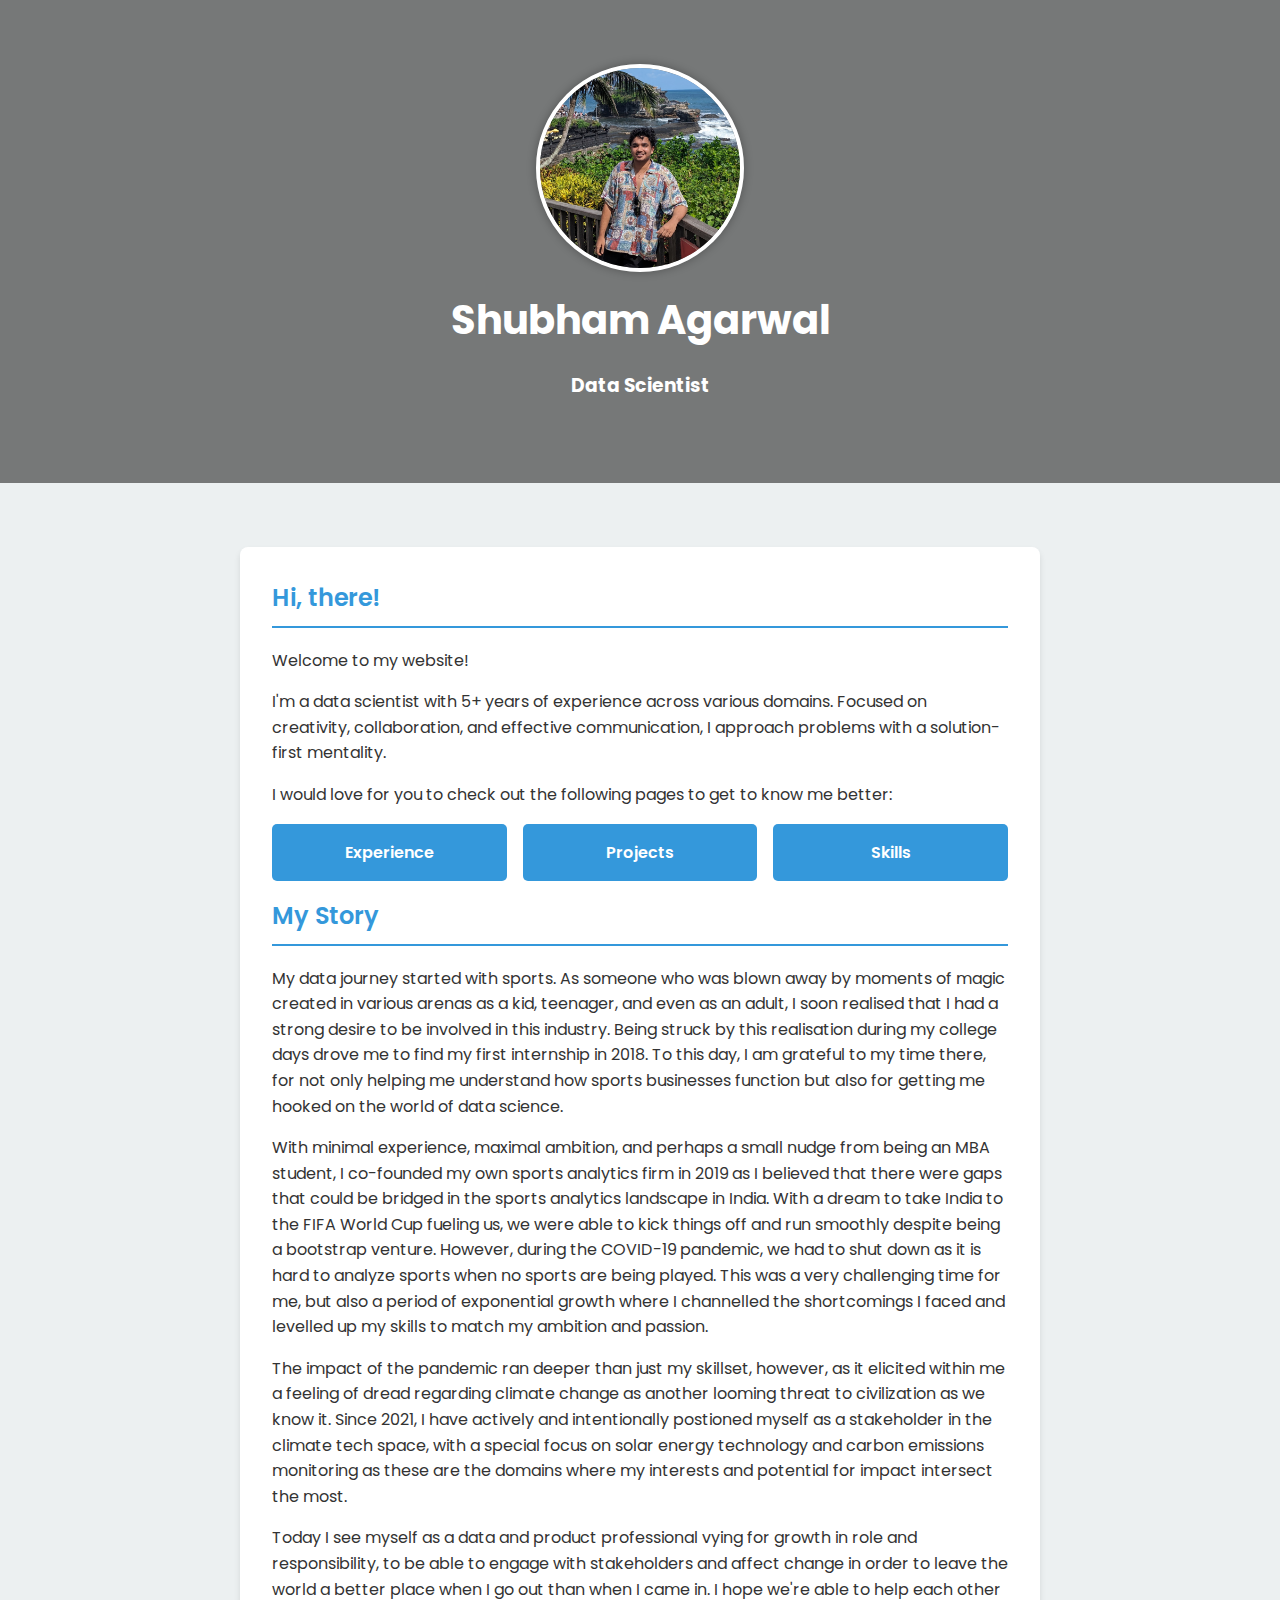
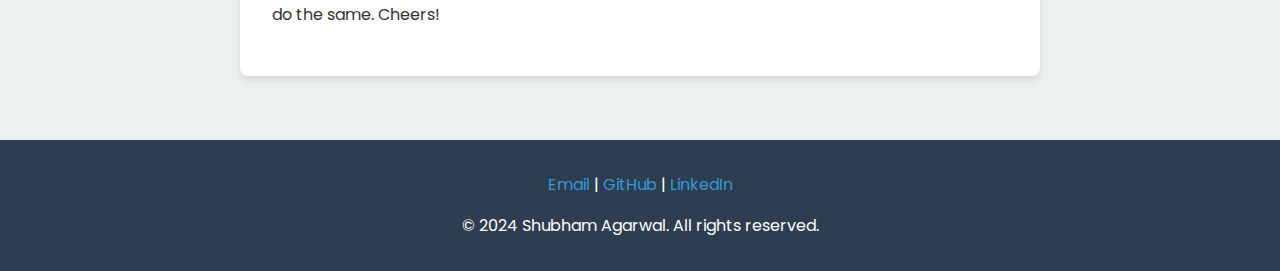
<file: index.html>
<!DOCTYPE html>
<html lang="en">
<head>
    <meta charset="UTF-8">
    <meta name="viewport" content="width=device-width, initial-scale=1.0">
    <title>Shubham Agarwal - Portfolio</title>
    <link href="https://fonts.googleapis.com/css2?family=Poppins:wght@300;400;600;700&display=swap" rel="stylesheet">
    <link rel="stylesheet" href="styles.css">
    <style>
        .profile-pic {
            width: 200px;
            height: 200px;
            border-radius: 50%;
            margin: 0 auto 1rem;
            display: block;
            border: 4px solid white;
            box-shadow: 0 0 10px rgba(0,0,0,0.3);
        }
        .sections {
            display: grid;
            grid-template-columns: repeat(auto-fit, minmax(200px, 1fr));
            gap: 1rem;
        }
        .section-link {
            display: block;
            padding: 1rem;
            background-color: var(--primary-color);
            color: white;
            text-decoration: none;
            border-radius: 5px;
            transition: background-color 0.3s, transform 0.3s;
            text-align: center;
            font-weight: 600;
        }
        .section-link:hover {
            background-color: var(--secondary-color);
            transform: translateY(-5px);
        }
    </style>
</head>
<body>
    <header>
        <img src="assets/profile-pic.jpg" alt="Shubham Agarwal" class="profile-pic">
        <h1>Shubham Agarwal</h1>
        <h3>Data Scientist</h3>
    </header>
    <!-- <nav>
        <ul>
            <li><a href="index.html">Home</a></li>
            <li><a href="experience.html">Experience</a></li>
            <li><a href="education.html">Education</a></li>
            <li><a href="projects.html">Projects</a></li>
            <li><a href="skills.html">Skills</a></li>
        </ul>
    </nav> -->
    <div class="container">
        <div class="content">
            <h2>Hi, there!</h2>
            <p>Welcome to my website! </p>
            <p>I'm a data scientist with 5+ years of experience across various domains. Focused on creativity, collaboration, and effective communication, I approach problems with a solution-first mentality. </p> 
            <p>I would love for you to check out the following pages to get to know me better:</p>
            <div class="sections">
                <a href="experience.html" class="section-link">Experience</a>
                <!-- <a href="education.html" class="section-link">Education</a> -->
                <a href="projects.html" class="section-link">Projects</a>
                <a href="skills.html" class="section-link">Skills</a>
            </div>
            <p></p>
            <h2>My Story</h2>
            <p>My data journey started with sports. As someone who was blown away by moments of magic created in various arenas as a kid, teenager, and even as an adult, I soon realised that I had a strong desire to be involved in this industry. Being struck by this realisation during my college days drove me to find my first internship in 2018. To this day, I am grateful to my time there, for not only helping me understand how sports businesses function but also for getting me hooked on the world of data science.</p>
            <p>With minimal experience, maximal ambition, and perhaps a small nudge from being an MBA student, I co-founded my own sports analytics firm in 2019 as I believed that there were gaps that could be bridged in the sports analytics landscape in India. With a dream to take India to the FIFA World Cup fueling us, we were able to kick things off and run smoothly despite being a bootstrap venture. However, during the COVID-19 pandemic, we had to shut down as it is hard to analyze sports when no sports are being played. This was a very challenging time for me, but also a period of exponential growth where I channelled the shortcomings I faced and levelled up my skills to match my ambition and passion.</p>
            <p>The impact of the pandemic ran deeper than just my skillset, however, as it elicited within me a feeling of dread regarding climate change as another looming threat to civilization as we know it. Since 2021, I have actively and intentionally postioned myself as a stakeholder in the climate tech space, with a special focus on solar energy technology and carbon emissions monitoring as these are the domains where my interests and potential for impact intersect the most.</p>
            <p>Today I see myself as a data and product professional vying for growth in role and responsibility, to be able to engage with stakeholders and affect change in order to leave the world a better place when I go out than when I came in. I hope we're able to help each other do the same. Cheers!</p>

        </div>
    </div>
    <footer>
        <p>
            <a href="mailto:agarwalsshubham0@gmail.com">Email</a> |
            <a href="https://github.com/statxsphere">GitHub</a> |
            <a href="https://linkedin.com/in/shubham0agarwal">LinkedIn</a>
        </p>
        <p>&copy; 2024 Shubham Agarwal. All rights reserved.</p>
    </footer>
</body>
</html>
</file>
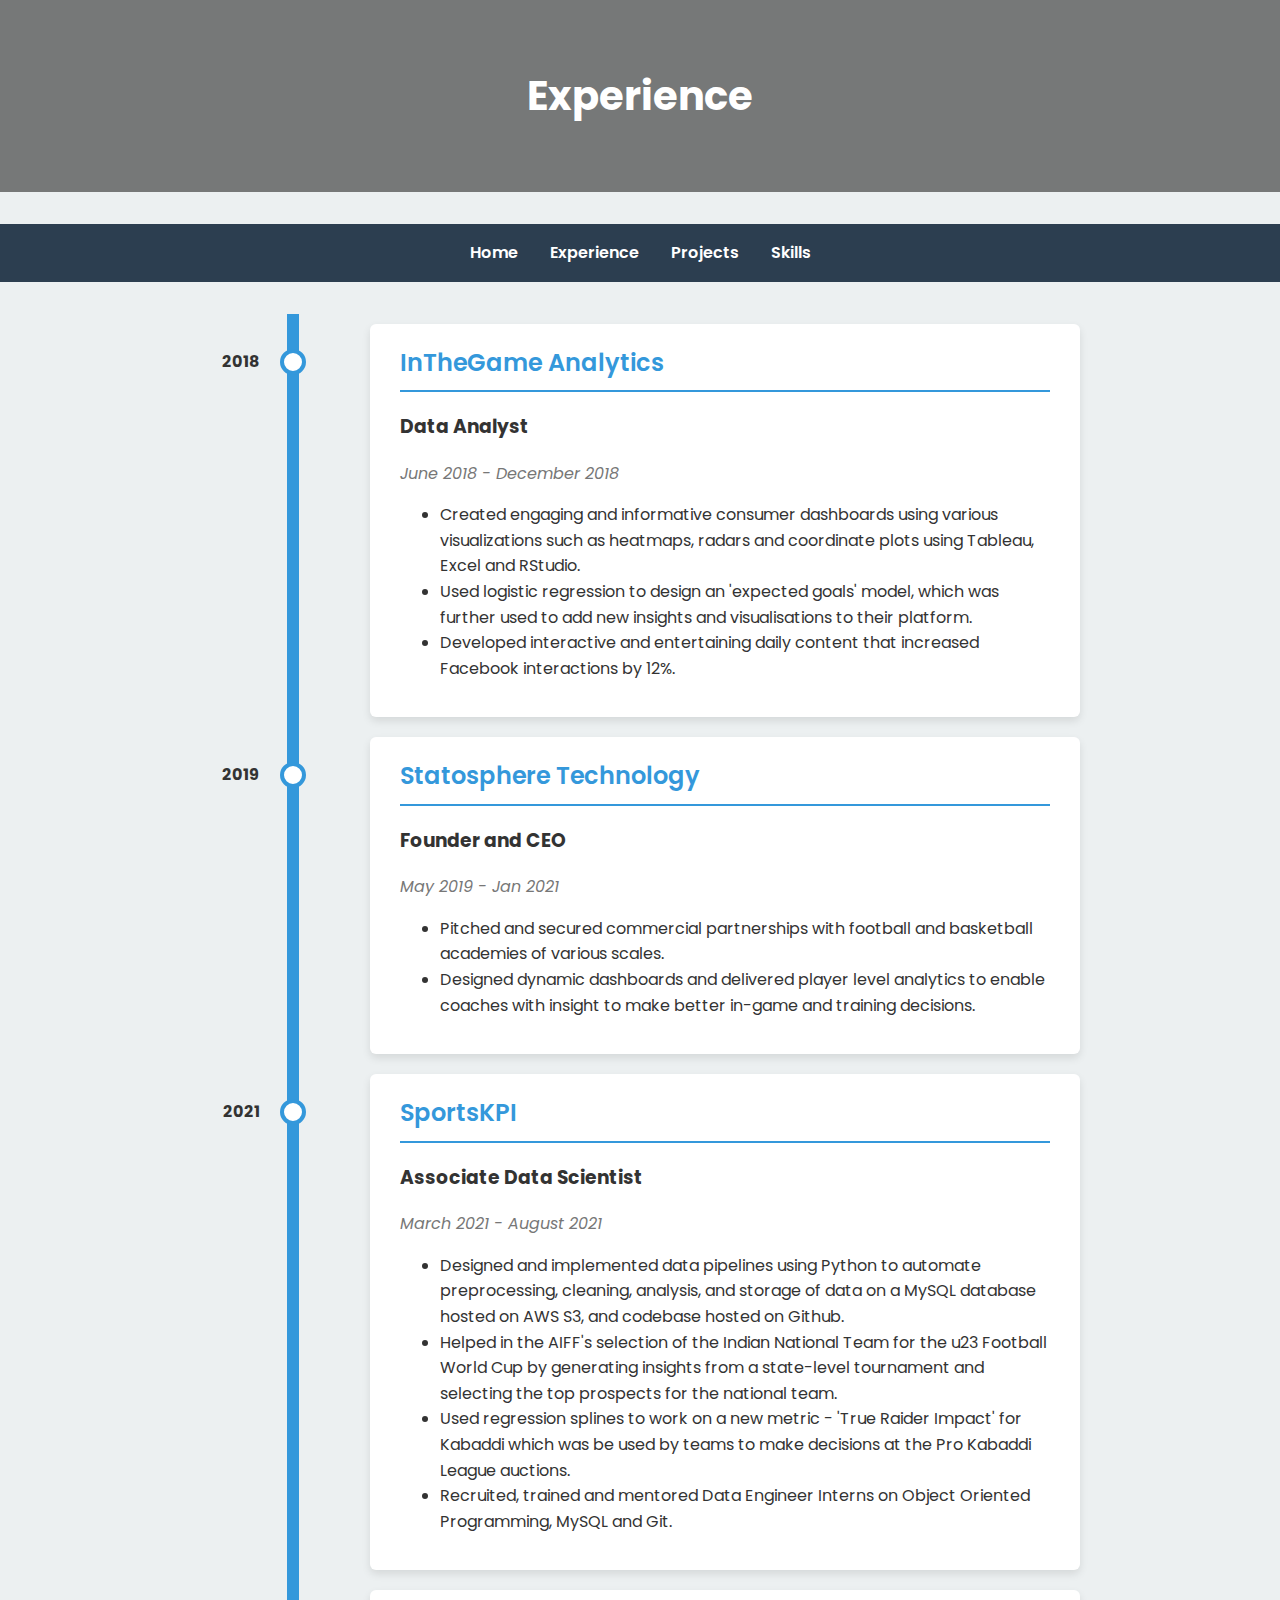
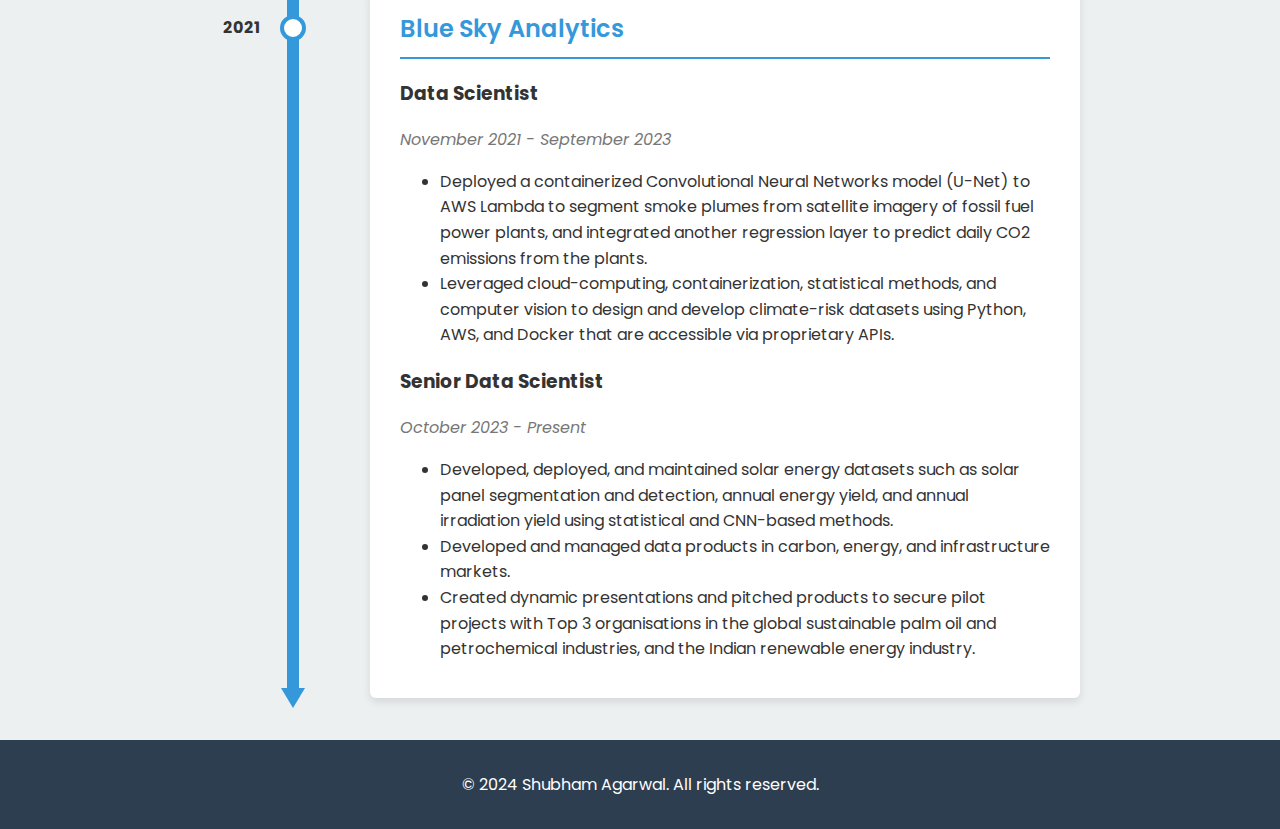
<file: experience.html>
<!DOCTYPE html>
<html lang="en">
<head>
    <meta charset="UTF-8">
    <meta name="viewport" content="width=device-width, initial-scale=1.0">
    <title>Shubham Agarwal - Experience</title>
    <link href="https://fonts.googleapis.com/css2?family=Poppins:wght@300;400;600;700&display=swap" rel="stylesheet">
    <link rel="stylesheet" href="styles.css">
    <style>
        .timeline {
            position: relative;
            max-width: 1200px;
            margin: 0 auto;
        }

        .timeline::after {
            content: '';
            position: absolute;
            width: 12px;
            background-color: var(--primary-color);
            top: 0;
            bottom: 20px; /* Leave space for the arrow */
            left: 50px;
            margin-left: -3px;
        }

        .timeline::before {
            content: '';
            position: absolute;
            left: 50px;
            bottom: 0;
            width: 0;
            height: 0;
            border-left: 12px solid transparent;
            border-right: 12px solid transparent;
            border-top: 20px solid var(--primary-color);
            margin-left: -9px; /* Align the arrow with the line */
        }

        .timeline-item {
            padding: 10px 40px;
            position: relative;
            background-color: inherit;
            width: calc(100% - 90px);
            left: 90px;
        }

        .timeline-item::before {
            content: attr(data-year); /* Add this to display the year */
            position: absolute;
            width: 80px;
            left: -150px; /* Adjust this value as needed */
            top: 35px;
            font-weight: bold;
            text-align: right;
        }

        .timeline-item::after {
            content: '';
            position: absolute;
            width: 18px;
            height: 18px;
            right: 0px;
            background-color: white;
            border: 4px solid var(--primary-color);
            top: 35px;
            border-radius: 50%;
            z-index: 1;
            left: -50px;
        }

        .timeline-content {
            padding: 20px 30px;
            background-color: white;
            position: relative;
            border-radius: 6px;
            box-shadow: 0 4px 8px rgba(0,0,0,0.1);
        }
    </style>
</head>
<body>
    <header>
        <h1>Experience</h1>
    </header>
    <nav>
        <ul>
            <li><a href="index.html">Home</a></li>
            <li><a href="experience.html">Experience</a></li>
            <li><a href="projects.html">Projects</a></li>
            <li><a href="skills.html">Skills</a></li>
        </ul>
    </nav>
    <div class="container">
        <div class="timeline">
            <div class="timeline-item" data-year="2018">
                <div class="timeline-content">
                    <h2>InTheGame Analytics</h2>
                    <h3>Data Analyst</h3>
                    <p class="date">June 2018 - December 2018</p>
                    <ul>
                        <li>Created engaging and informative consumer dashboards using various visualizations such as heatmaps, radars and coordinate plots using Tableau, Excel and RStudio.</li>
                        <li>Used logistic regression to design an 'expected goals' model, which was further used to add new insights and visualisations to their platform.</li>
                        <li>Developed interactive and entertaining daily content that increased Facebook interactions by 12%.</li>
                    </ul>
                </div>
            </div>
            <div class="timeline-item" data-year="2019">
                <div class="timeline-content">
                    <h2>Statosphere Technology</h2>
                    <h3>Founder and CEO</h3>
                    <p class="date">May 2019 - Jan 2021</p>
                    <ul>
                        <li>Pitched and secured commercial partnerships with football and basketball academies of various scales.</li>
                        <li>Designed dynamic dashboards and delivered player level analytics to enable coaches with insight to make better in-game and training decisions.</li>
                    </ul>
                </div>
            </div>
            <div class="timeline-item" data-year="2021">
                <div class="timeline-content">
                    <h2>SportsKPI</h2>
                    <h3>Associate Data Scientist</h3>
                    <p class="date">March 2021 - August 2021</p>
                    <ul>
                        <li>Designed and implemented data pipelines using Python to automate preprocessing, cleaning, analysis, and storage of data on a MySQL database hosted on AWS S3, and codebase hosted on Github.</li>
                        <li>Helped in the AIFF's selection of the Indian National Team for the u23 Football World Cup by generating insights from a state-level tournament and selecting the top prospects for the national team.</li>
                        <li>Used regression splines to work on a new metric - 'True Raider Impact' for Kabaddi which was be used by teams to make decisions at the Pro Kabaddi League auctions.</li>
                        <li>Recruited, trained and mentored Data Engineer Interns on Object Oriented Programming, MySQL and Git.</li>
                    </ul>
                </div>
            </div>
            <div class="timeline-item" data-year="2021">
                <div class="timeline-content">
                    <h2>Blue Sky Analytics</h2>
                    <h3>Data Scientist</h3>
                    <p class="date">November 2021 - September 2023</p>
                    <ul>
                        <li>Deployed a containerized Convolutional Neural Networks model (U-Net) to AWS Lambda to segment smoke plumes from satellite imagery of fossil fuel power plants, and integrated another regression layer to predict daily CO2 emissions from the plants.</li>
                        <li>Leveraged cloud-computing, containerization, statistical methods, and computer vision to design and develop climate-risk datasets using Python, AWS, and Docker that are accessible via proprietary APIs.</li>
                    </ul>
                    <h3>Senior Data Scientist</h3>
                    <p class="date">October 2023 - Present</p>
                    <ul>
                        <li>Developed, deployed, and maintained solar energy datasets such as solar panel segmentation and detection, annual energy yield, and annual irradiation yield using statistical and CNN-based methods.</li>
                        <li>Developed and managed data products in carbon, energy, and infrastructure markets.</li>
                        <li>Created dynamic presentations and pitched products to secure pilot projects with Top 3 organisations in the global sustainable palm oil and petrochemical industries, and the Indian renewable energy industry.</li>
                    </ul>
                <!-- </div>
            </div>
            <div class="timeline-item">
                <div class="timeline-content"> -->
                    <!-- <h2>Data Scientist</h2> -->
                    
                </div>
            </div>
        </div>
    </div>
    <footer>
        <p>&copy; 2024 Shubham Agarwal. All rights reserved.</p>
    </footer>
</body>
</html>
</file>
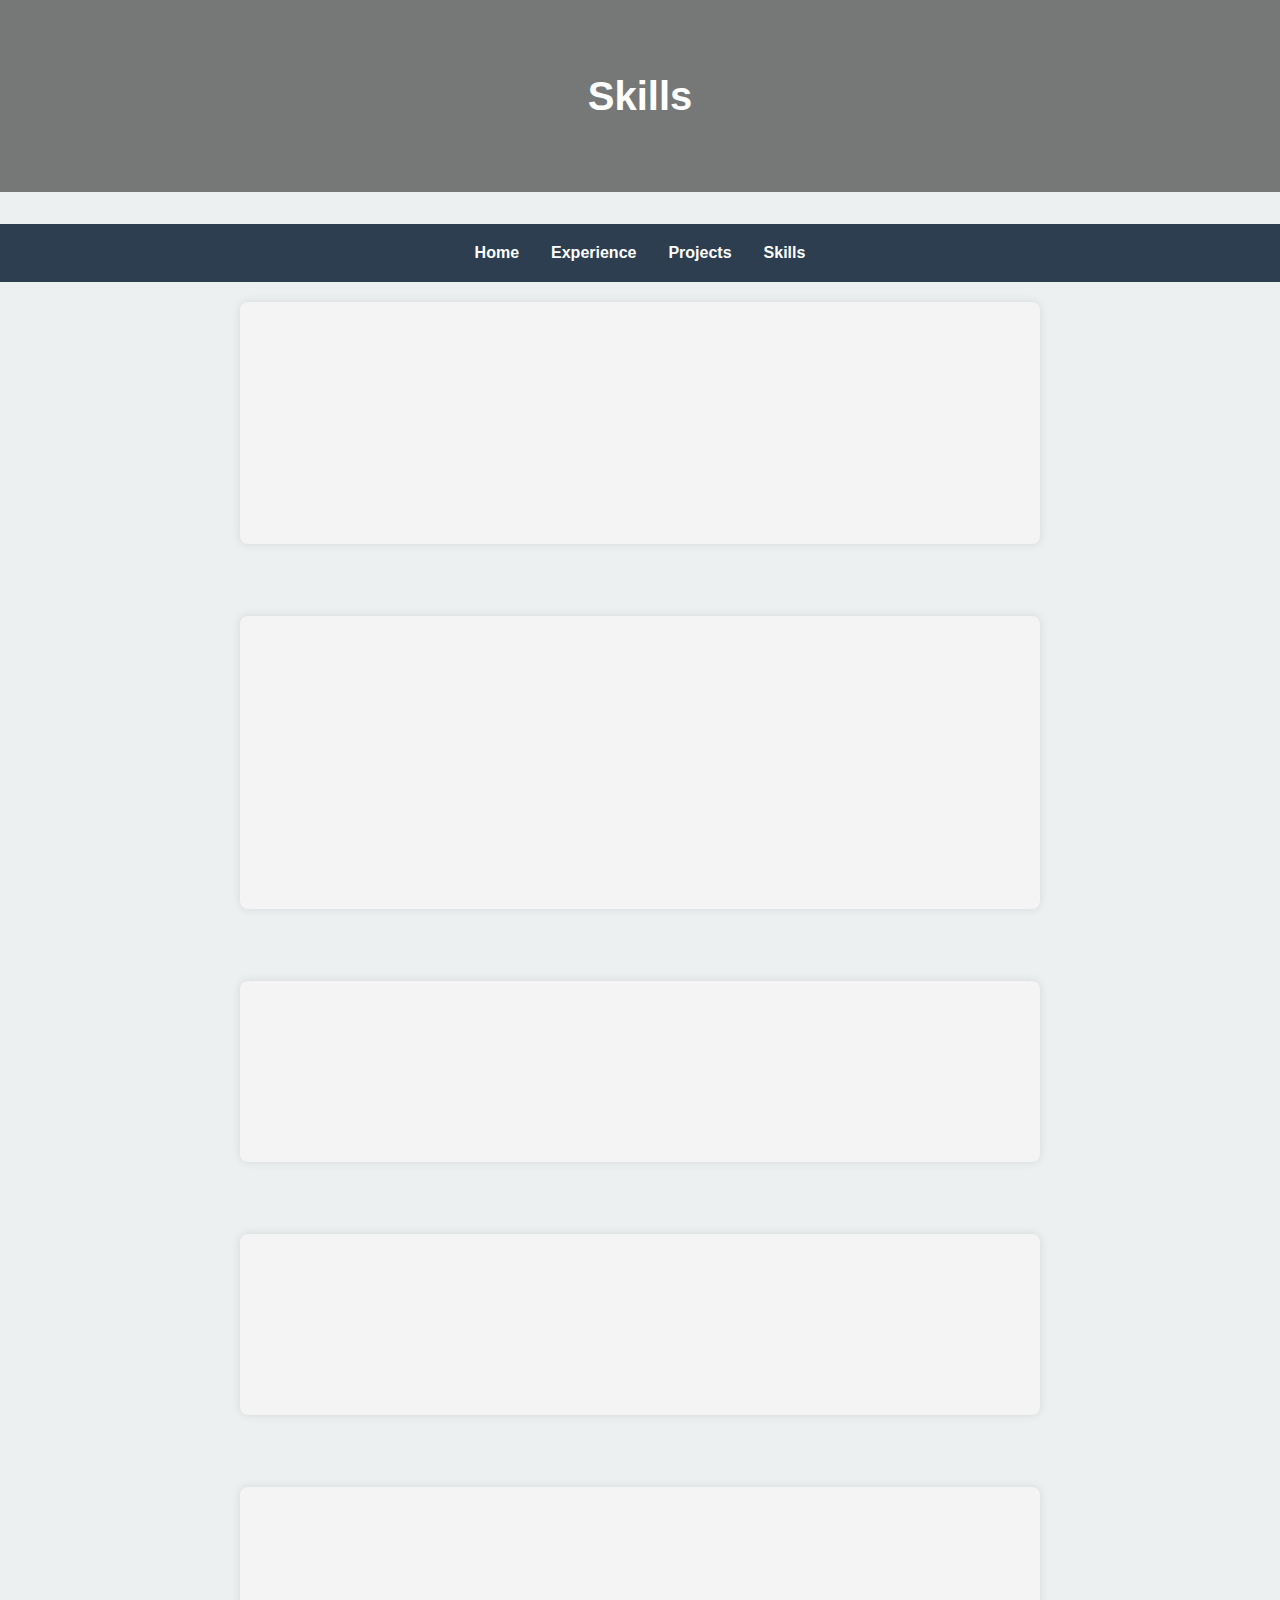
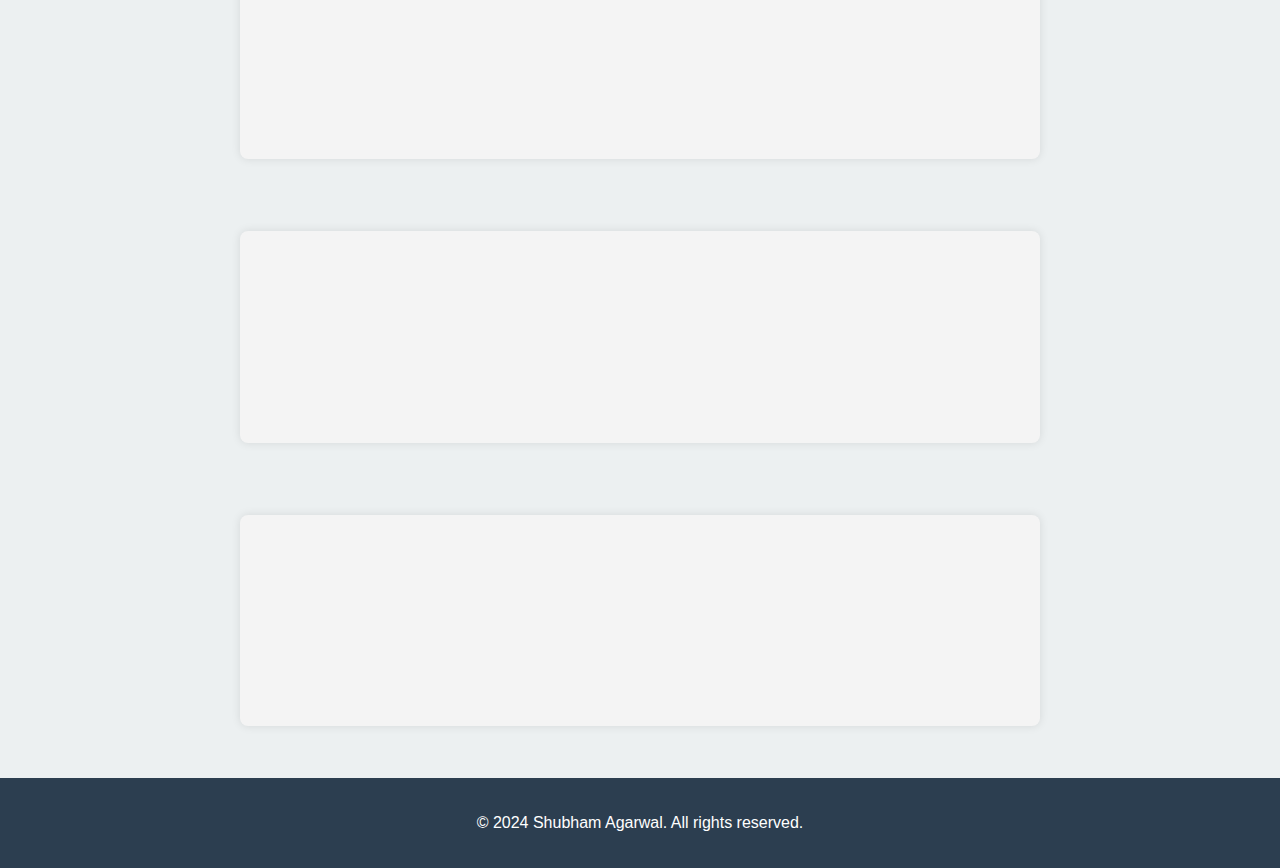
<file: skills.html>
<!DOCTYPE html>
<html lang="en">
<head>
    <meta charset="UTF-8">
    <meta name="viewport" content="width=device-width, initial-scale=1.0">
    <title>Shubham Agarwal - Skills</title>
    <link href="https://fonts.googleapis.com/css2?family=Roboto:wght@300;400;700&display=swap" rel="stylesheet">
    <link rel="stylesheet" href="styles.css">
    <style>
        .container {
            max-width: 800px;
            margin: 0 auto;
            padding: 20px;
        }
        .content {
            background: #f4f4f4;
            padding: 20px;
            border-radius: 8px;
            box-shadow: 0 0 10px rgba(0,0,0,0.1);
        }
        .item {
            margin-bottom: 20px;
        }
        .item h3 {
            margin-bottom: 10px;
            color: #333;
        }
        .item ul {
            list-style: none;
            padding-left: 0;
        }
        .item ul li {
            margin-bottom: 5px;
            color: #555;
        }
    </style>
</head>
<body>
    <header>
        <h1>Skills</h1>
    </header>
    <nav>
        <ul>
            <li><a href="index.html">Home</a></li>
            <li><a href="experience.html">Experience</a></li>
            <li><a href="projects.html">Projects</a></li>
            <li><a href="skills.html">Skills</a></li>
        </ul>
    </nav>
    <div class="container">
        <div class="content">
            <div class="item">
                <h3>Programming Languages & Tools</h3>
                <ul>
                    <li><strong>Python:</strong> Pandas, Numpy, Sci-kit Learn, Scipy, Statsmodels, RasterIO, PyTorch, Keras & Tensorflow.</li>
                    <li><strong>SQL:</strong> MySQL, PostgreSQL, PostGIS.</li>
                    <li><strong>JavaScript:</strong> Google Earth Engine.</li>
                    <li><strong>Others:</strong> GDAL, Git, Docker, Basic HTML and CSS.</li>
                </ul>
            </div>
        </div>
    </div>
    <div class="container">
        <div class="content">
            <div class="item">
                <h3>Machine Learning, Deep Learning, and AI</h3>
                <ul>
                    <li><strong>Supervised Learning</strong>: Regression and Classification (Linear and Logistic), Decision Trees, Random Forest, Bayesian Probability.</li>
                    <li><strong>Unsupervised Learning</strong>: K-Means Clustering, Principal Component Analysis, Recommendation Engines.</li>
                    <li><strong>Computer Vision</strong>: Segmentation, Object Detection, and Object Tracking using CNN frameworks such as U-Net, ResNet, and YOLO.</li>
                    <li><strong>NLP</strong>: Sentiment Analysis, Topic Mining.</li>
                </ul>
            </div>
        </div>
    </div>
    <div class="container">
        <div class="content">
            <div class="item">
                <h3>Software Development</h3>
                <ul>
                    <li><strong>Web Scraping:</strong> BeautifulSoup, Selenium, APIs.</li>
                    <li><strong>Cloud (AWS):</strong> Sagemaker, Lambda, S3, EC2, CloudWatch.</li>
                </ul>
            </div>
        </div>
    </div>
    <div class="container">
        <div class="content">
            <div class="item">
                <h3>Statistical Analysis</h3>
                <ul>
                    <li><strong>Hypothesis Testing:</strong> Chi-Squared test, T-Test, ANOVA, Correlation.</li>
                    <li><strong>Forecasting & Time-Series Analysis:</strong> Decomposition, ARIMA/X, SARIMA/X.</li>
                </ul>
            </div>
        </div>
    </div>
    <div class="container">
        <div class="content">
            <div class="item">
                <h3>Data Analysis & Visualization</h3>
                <ul>
                    <li>Excel</li>
                    <li>Matplotlib</li>
                    <li>Seaborn</li>
                    <li>PyPlot</li>
                    <li>Tableau</li>
                </ul>
            </div>
        </div>
    </div>
    <div class="container">
        <div class="content">
            <div class="item">
                <h3>Domains</h3>
                <ul>
                    <li><strong>Climate:</strong> Renewable Energy, Fossil Fuel Plants, Climate Risk and ESG.</li>
                    <li><strong>Remote Sensing:</strong> Earth Observation Data, Geospatial Information Systems, Optical and SAR imagery.</li>
                    <li><strong>Others:</strong> Sports</li>
                </ul>
            </div>
        </div>
    </div>
    <div class="container">
        <div class="content">
            <div class="item">
                <h3>Languages</h3>
                <ul>
                    <li>English</li>
                    <li>Hindi</li>
                    <li>Kannada</li>
                </ul>
            </div>
        </div>
    </div>
    <footer>
        <p>&copy; 2024 Shubham Agarwal. All rights reserved.</p>
    </footer>
</body>
</html>
</file>
<file: styles.css>
/* styles.css */
:root {
  --primary-color: #3498db;
  --secondary-color: #2c3e50;
  --background-color: #ecf0f1;
  --text-color: #333;
}

body {
  font-family: 'Poppins', sans-serif;
  line-height: 1.6;
  color: var(--text-color);
  background-color: var(--background-color);
  margin: 0;
  padding: 0;
}

.container {
  max-width: 800px;
  margin: 0 auto;
  padding: 2rem;
}

header {
  position: relative;
  color: white;
  text-align: center;
  padding: 4rem 0;
  margin-bottom: 2rem;
}

header::before {
  content: '';
  position: absolute;
  top: 0;
  left: 0;
  right: 0;
  bottom: 0;
  background-image: url('https://res-3.cloudinary.com/fieldfisher/image/upload/f_jpg,q_auto/v1/sectors/technology/tech_neoncircuitboard_857021704_medium_lc5h05');
  background-size: cover;
  background-position: center;
  filter: blur(5px);
  z-index: 1;
}

header::after {
  content: '';
  position: absolute;
  top: 0;
  left: 0;
  right: 0;
  bottom: 0;
  background-color: rgba(0, 0, 0, 0.5);
  z-index: 2;
}

header * {
  position: relative;
  z-index: 3;
}

h1 {
  margin: 0;
  font-size: 2.5rem;
  font-weight: 700;
}

nav {
  background-color: var(--secondary-color);
  padding: 1rem 0;
}

nav ul {
  list-style-type: none;
  padding: 0;
  margin: 0;
  display: flex;
  justify-content: center;
}

nav ul li {
  margin: 0 1rem;
}

nav ul li a {
  color: white;
  text-decoration: none;
  font-weight: 600;
  transition: color 0.3s ease;
}

nav ul li a:hover {
  color: var(--primary-color);
}

.content {
  background-color: white;
  border-radius: 8px;
  box-shadow: 0 4px 6px rgba(0, 0, 0, 0.1);
  padding: 2rem;
  margin-bottom: 2rem;
}

h2 {
  color: var(--primary-color);
  border-bottom: 2px solid var(--primary-color);
  padding-bottom: 0.5rem;
  margin-top: 0;
  font-weight: 600;
}

.item {
  margin-bottom: 1.5rem;
  opacity: 0;
  transform: translateY(20px);
  animation: fadeIn 0.5s ease forwards;
}

@keyframes fadeIn {
  to {
    opacity: 1;
    transform: translateY(0);
  }
}

.item h3 {
  margin-bottom: 0.5rem;
  color: var(--secondary-color);
  font-weight: 600;
}

.item p {
  margin: 0.5rem 0;
}

.date {
  font-style: italic;
  color: #777;
}

footer {
  text-align: center;
  padding: 1rem 0;
  background-color: var(--secondary-color);
  color: white;
}

footer a {
  color: var(--primary-color);
  text-decoration: none;
  transition: color 0.3s ease;
}

footer a:hover {
  color: white;
}
</file>
